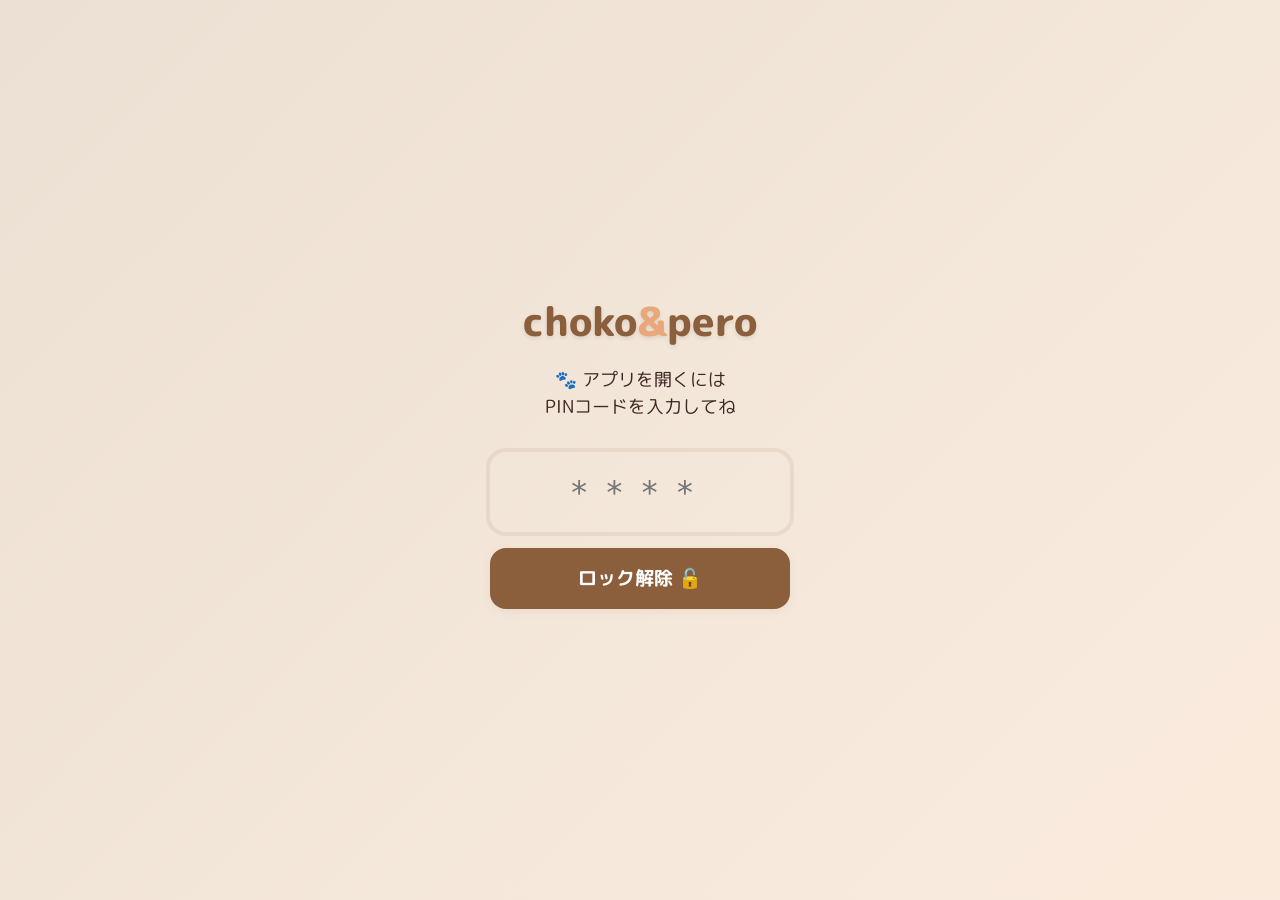
<file: index.html>
<!DOCTYPE html>
<html lang="ja">
<head>
  <meta charset="UTF-8">
  <meta name="viewport" content="width=device-width, initial-scale=1.0, viewport-fit=cover">
  <meta name="theme-color" content="#8B5E3C">
  <meta name="description" content="ちょこ＆ぺろの健康・散歩記録アプリ">
  <meta name="apple-mobile-web-app-capable" content="yes">
  <meta name="apple-mobile-web-app-status-bar-style" content="black-translucent">
  <meta name="apple-mobile-web-app-title" content="choko&pero">
  <meta http-equiv="Cache-Control" content="no-cache, no-store, must-revalidate">
  <meta http-equiv="Pragma" content="no-cache">
  <meta http-equiv="Expires" content="0">
  <title>choko＆pero — ペット健康・散歩記録</title>
  <link rel="manifest" href="manifest.json">
  <link rel="apple-touch-icon" href="assets/images/icon.png">

  <!-- CSS -->
  <link rel="stylesheet" href="css/layout.css">
  <link rel="stylesheet" href="css/components/header.css">
  <link rel="stylesheet" href="css/components/buttons.css">
  <link rel="stylesheet" href="css/components/calendar.css">
  <link rel="stylesheet" href="css/components/walk-log.css">
  <link rel="stylesheet" href="css/components/modal.css">
  <link rel="stylesheet" href="css/components/pin-auth.css">
  <link rel="stylesheet" href="css/components/loading.css">
</head>
<body>
  <div class="page" id="app">
    <!-- ヘッダー -->
    <div id="header-area"></div>

    <!-- メインスクロール -->
    <main class="main-scroll" id="main-scroll">
      <!-- アクションボタン -->
      <div id="action-area"></div>

      <!-- カレンダー -->
      <div id="calendar-area"></div>

      <!-- 散歩ログ -->
      <div id="walklog-area"></div>
    </main>
  </div>

  <script type="module" src="js/app.js"></script>
</body>
</html>
</file>
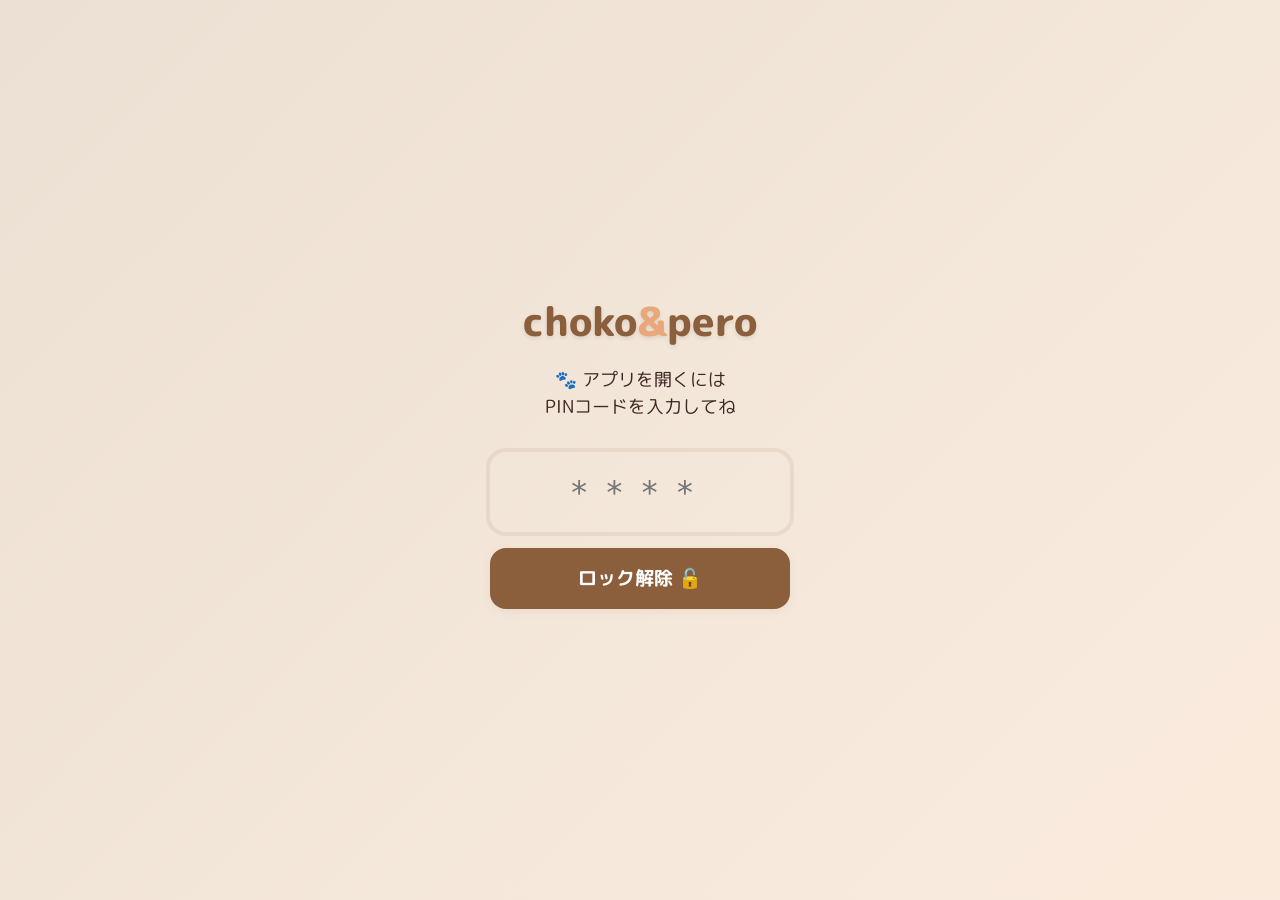
<file: js/core/index.html>
<!DOCTYPE html>
<html lang="ja">
<head>
  <meta charset="UTF-8">
  <meta name="viewport" content="width=device-width, initial-scale=1.0, viewport-fit=cover">
  <meta name="theme-color" content="#8B5E3C">
  <meta name="description" content="ちょこ＆ぺろの健康・散歩記録アプリ">
  <meta name="apple-mobile-web-app-capable" content="yes">
  <meta name="apple-mobile-web-app-status-bar-style" content="black-translucent">
  <meta name="apple-mobile-web-app-title" content="choko&pero">
  <title>choko＆pero — ペット健康・散歩記録</title>
  <link rel="manifest" href="manifest.json">
  <link rel="apple-touch-icon" href="assets/images/icon.png">

  <!-- CSS -->
  <link rel="stylesheet" href="css/layout.css">
  <link rel="stylesheet" href="css/components/header.css">
  <link rel="stylesheet" href="css/components/buttons.css">
  <link rel="stylesheet" href="css/components/calendar.css">
  <link rel="stylesheet" href="css/components/walk-log.css">
  <link rel="stylesheet" href="css/components/modal.css">
  <link rel="stylesheet" href="css/components/pin-auth.css">
  <link rel="stylesheet" href="css/components/loading.css">
</head>
<body>
  <div class="page" id="app">
    <!-- ヘッダー -->
    <div id="header-area"></div>

    <!-- メインスクロール -->
    <main class="main-scroll" id="main-scroll">
      <!-- アクションボタン -->
      <div id="action-area"></div>

      <!-- カレンダー -->
      <div id="calendar-area"></div>

      <!-- 散歩ログ -->
      <div id="walklog-area"></div>
    </main>
  </div>

  <script type="module" src="js/app.js"></script>
</body>
</html>
</file>
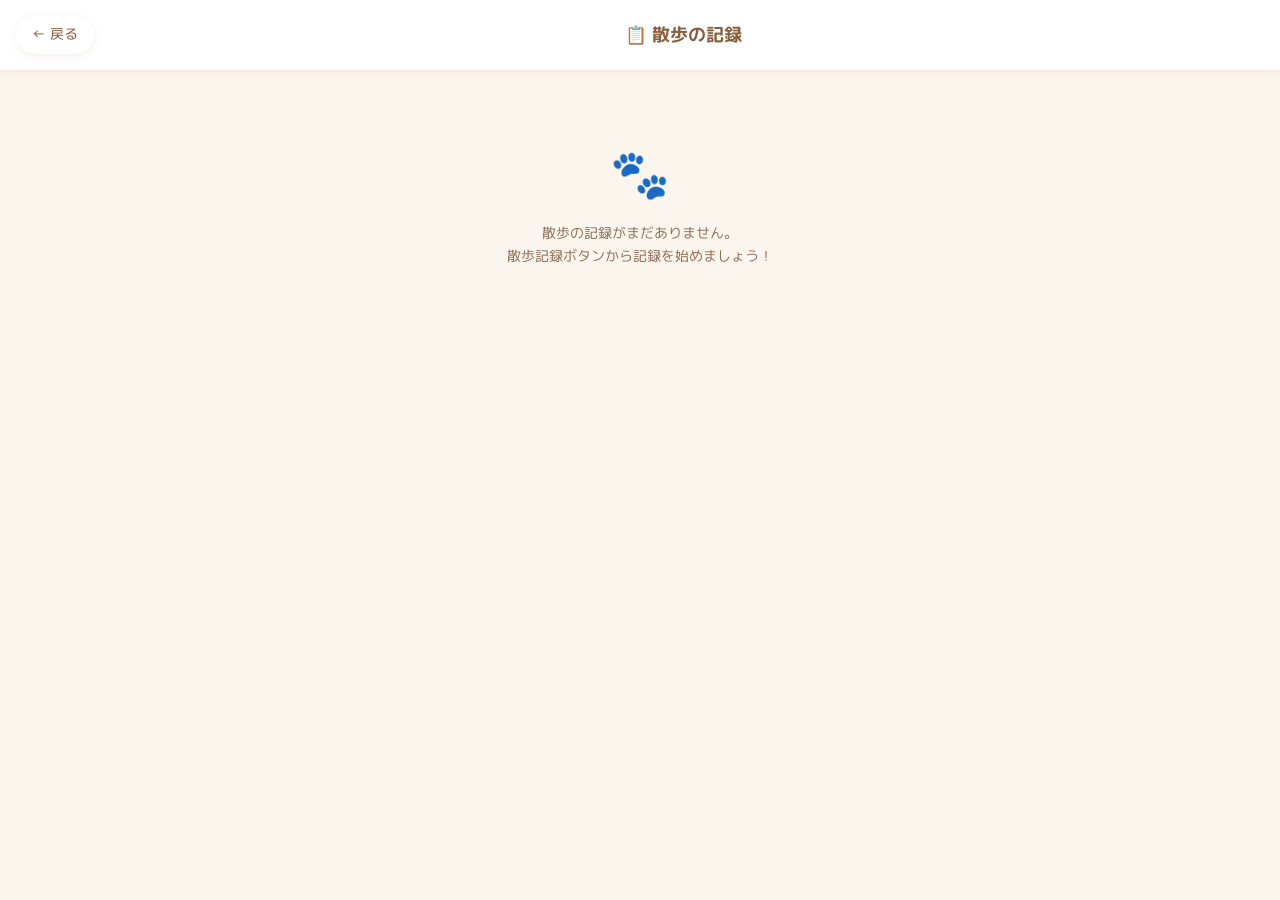
<file: walk-history.html>
<!DOCTYPE html>
<html lang="ja">
<head>
  <meta charset="UTF-8">
  <meta name="viewport" content="width=device-width, initial-scale=1.0, viewport-fit=cover">
  <meta name="theme-color" content="#8B5E3C">
  <meta name="description" content="散歩の記録一覧 — choko＆pero">
  <meta name="apple-mobile-web-app-capable" content="yes">
  <title>散歩の記録 — choko＆pero</title>
  <link rel="manifest" href="manifest.json">

  <!-- CSS -->
  <link rel="stylesheet" href="css/layout.css">
  <link rel="stylesheet" href="css/components/buttons.css">
  <link rel="stylesheet" href="css/components/walk-history.css">
</head>
<body>
  <div class="walk-history-page">

    <!-- トップバー -->
    <div class="walk-history-topbar">
      <button class="btn-back" id="btn-back" aria-label="ホームに戻る">
        &#8592; 戻る
      </button>
      <h2>📋 散歩の記録</h2>
    </div>

    <!-- 履歴リスト -->
    <main class="main-scroll">
      <div class="walk-history-list" id="walk-history-list" role="list">
        <!-- walk-history.js で描画 -->
      </div>
    </main>

  </div>

  <script type="module" src="js/walk-history.js"></script>
</body>
</html>
</file>
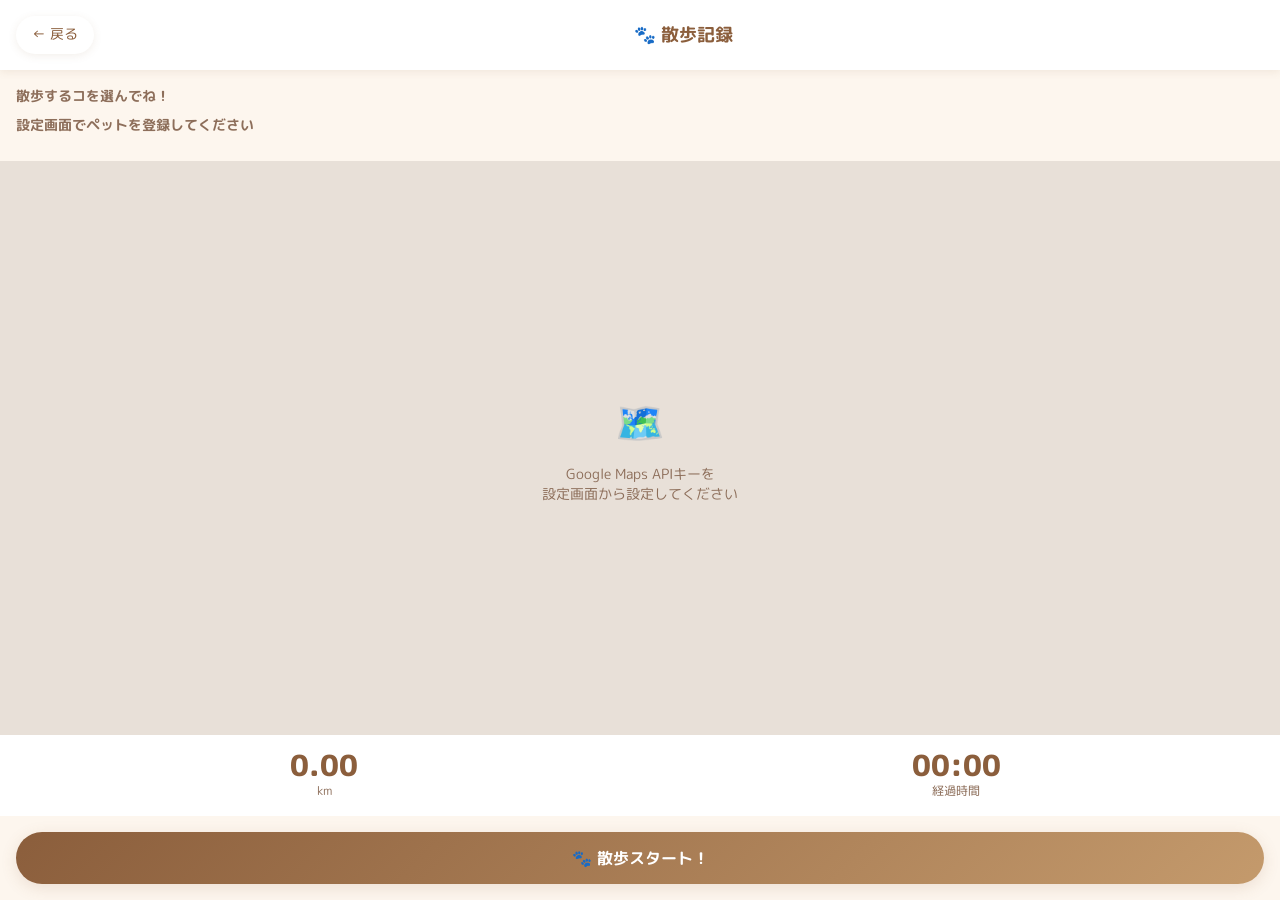
<file: walk-record.html>
<!DOCTYPE html>
<html lang="ja">
<head>
  <meta charset="UTF-8">
  <meta name="viewport" content="width=device-width, initial-scale=1.0, viewport-fit=cover">
  <meta name="theme-color" content="#8B5E3C">
  <meta name="description" content="散歩を記録する — choko＆pero">
  <meta name="apple-mobile-web-app-capable" content="yes">
  <title>散歩記録 — choko＆pero</title>
  <link rel="manifest" href="manifest.json">

  <!-- CSS -->
  <link rel="stylesheet" href="css/layout.css">
  <link rel="stylesheet" href="css/components/buttons.css">
  <link rel="stylesheet" href="css/components/walk-record.css">
</head>
<body>
  <div class="walk-record-page" id="walk-record-page">

    <!-- トップバー -->
    <div class="walk-record-topbar">
      <button class="btn-back" id="btn-back" aria-label="ホームに戻る">
        &#8592; 戻る
      </button>
      <h2>🐾 散歩記録</h2>
    </div>

    <!-- ペット選択 -->
    <div class="pet-select-area" id="pet-buttons-area">
      <p class="pet-select-label">散歩するコを選んでね！</p>
      <div class="pet-buttons" id="pet-buttons"></div>
    </div>

    <!-- Google Maps -->
    <div class="walk-map-container">
      <div id="walk-tracking-map"></div>
    </div>

    <!-- 距離・時間 -->
    <div class="walk-stats">
      <div class="walk-stat-item">
        <span class="walk-stat-value">
          <span id="stat-distance">0.00</span>
        </span>
        <span class="walk-stat-label">km</span>
      </div>
      <div class="walk-stat-item">
        <span class="walk-stat-value" id="stat-time">00:00</span>
        <span class="walk-stat-label">経過時間</span>
      </div>
    </div>

    <!-- 操作ボタン -->
    <div class="walk-controls">
      <button class="btn-primary btn-walk-start" id="btn-walk-start" aria-label="散歩を開始する">
        🐾 散歩スタート！
      </button>
      <button class="btn-primary btn-danger btn-walk-end" id="btn-walk-end" aria-label="散歩を終了して保存する">
        🏁 散歩おわり！
      </button>
    </div>

  </div>

  <script type="module" src="js/walk-record.js"></script>
</body>
</html>
</file>
<file: css/layout.css>
@import url('https://fonts.googleapis.com/css2?family=M+PLUS+Rounded+1c:wght@400;500;700;800&family=Noto+Sans+JP:wght@400;500;700&display=swap');
@import './reset.css';
@import './variables.css';

html, body {
  height: 100%;
  font-family: var(--font-main);
  background-color: var(--color-bg);
  color: var(--color-text);
  overflow-x: hidden;
}

body {
  display: flex;
  flex-direction: column;
  min-height: 100dvh;
}

.page {
  display: flex;
  flex-direction: column;
  min-height: 100dvh;
}

/* スクロールコンテナ */
.main-scroll {
  flex: 1;
  overflow-y: auto;
  -webkit-overflow-scrolling: touch;
}

/* セクション共通 */
.section {
  padding: var(--space-md);
}

/* カード */
.card {
  background: var(--color-surface);
  border-radius: var(--radius-md);
  box-shadow: var(--shadow-sm);
  padding: var(--space-md);
}

/* セクションタイトル */
.section-title {
  font-family: var(--font-pop);
  font-size: 1rem;
  font-weight: 700;
  color: var(--color-primary);
  margin-bottom: var(--space-sm);
  display: flex;
  align-items: center;
  gap: var(--space-xs);
}

/* トースト通知 */
.toast {
  position: fixed;
  bottom: 24px;
  left: 50%;
  transform: translateX(-50%) translateY(100px);
  background: var(--color-primary-dark);
  color: white;
  padding: 10px 24px;
  border-radius: var(--radius-full);
  font-family: var(--font-pop);
  font-size: 0.9rem;
  z-index: 9999;
  transition: transform 0.3s ease;
  white-space: nowrap;
  box-shadow: var(--shadow-md);
}
.toast.show { transform: translateX(-50%) translateY(0); }

/* ローディング */
.loading-spinner {
  display: flex;
  align-items: center;
  justify-content: center;
  padding: var(--space-xl);
}
.spinner {
  width: 40px; height: 40px;
  border: 4px solid var(--color-accent-soft);
  border-top-color: var(--color-primary);
  border-radius: 50%;
  animation: spin 0.8s linear infinite;
}
@keyframes spin { to { transform: rotate(360deg); } }
</file>
<file: css/components/header.css>
/* ─── ヘッダー ─── */
.app-header {
  position: relative;
  height: 220px;
  overflow: hidden;
  display: flex;
  align-items: flex-end;
}

.header-bg-wrapper {
  position: absolute;
  inset: 0;
  z-index: 0;
  animation: bgZoomOut 1.5s cubic-bezier(0.25, 1, 0.5, 1) forwards;
}

.header-bg {
  position: absolute;
  inset: 0;
  background-size: cover;
  background-position: center;
  background-repeat: no-repeat;
  opacity: 0;
  transition: opacity 1.5s ease-in-out;
}

.header-bg.active {
  opacity: 1;
}

@keyframes bgZoomOut {
  from { transform: scale(1.08); opacity: 0; }
  to { transform: scale(1); opacity: 1; }
}

.header-bg::after {
  content: '';
  position: absolute;
  inset: 0;
  background: linear-gradient(to bottom, rgba(0,0,0,0.05) 0%, rgba(62,39,35,0.45) 100%);
}

.header-content {
  position: relative;
  z-index: 1;
  width: 100%;
  display: flex;
  align-items: flex-end;
  justify-content: space-between;
  padding: var(--space-md);
}

.header-logo {
  display: flex;
  flex-direction: column;
  align-items: center;
  gap: 4px;
  /* ロゴのアニメーション（下からふわっと浮き上がる） */
  opacity: 0;
  animation: slideUpFade 0.8s cubic-bezier(0.25, 1, 0.5, 1) 0.3s forwards;
}
@keyframes slideUpFade {
  from { transform: translateY(20px); opacity: 0; }
  to { transform: translateY(0); opacity: 1; }
}

.header-icon {
  width: 80px;
  height: 80px;
  object-fit: contain;
  border-radius: var(--radius-md);
  filter: drop-shadow(0 2px 8px rgba(0,0,0,0.25));
}

.header-title {
  font-family: var(--font-pop);
  font-size: 1.5rem;
  font-weight: 800;
  color: #FFFFFF;
  text-shadow: 0 2px 8px rgba(0,0,0,0.4);
  letter-spacing: 0.05em;
}
.header-title span { color: var(--color-accent); }

.header-actions {
  display: flex;
  align-items: center;
  gap: var(--space-sm);
  align-self: flex-start;
  margin-top: var(--space-sm);
}

.btn-settings, .btn-refresh {
  width: 44px;
  height: 44px;
  border-radius: var(--radius-full);
  background: rgba(255,255,255,0.25);
  backdrop-filter: blur(8px);
  display: flex;
  align-items: center;
  justify-content: center;
  color: white;
  transition: background var(--transition), transform var(--transition);
  font-size: 1.2rem;
  /* アニメーション */
  opacity: 0;
  animation: slideLeftFade 0.8s cubic-bezier(0.25, 1, 0.5, 1) 0.5s forwards;
}

.btn-refresh {
  animation-delay: 0.4s;
}

.btn-settings:hover, .btn-settings:active,
.btn-refresh:hover, .btn-refresh:active {
  background: rgba(255,255,255,0.40);
  transform: rotate(30deg) scale(1.05);
}

@keyframes slideLeftFade {
  from { transform: translateX(20px); opacity: 0; }
  to { transform: translateX(0); opacity: 1; }
}

.app-version {
  position: absolute;
  top: 10px;
  right: 16px;
  font-family: var(--font-pop);
  font-size: 0.7rem;
  font-weight: 700;
  color: rgba(255, 255, 255, 0.45);
  text-shadow: 0 1px 4px rgba(0, 0, 0, 0.35);
  z-index: 10;
  pointer-events: none;
}
</file>
<file: css/components/buttons.css>
/* ─── アクションボタンエリア ─── */
.action-buttons {
  display: grid;
  grid-template-columns: 1fr 1fr;
  gap: var(--space-md);
  padding: var(--space-md);
}

.btn-action {
  display: flex;
  flex-direction: column;
  align-items: center;
  justify-content: center;
  gap: var(--space-xs);
  padding: var(--space-md) var(--space-sm);
  border-radius: var(--radius-md);
  font-family: var(--font-pop);
  font-size: 0.95rem;
  font-weight: 700;
  color: white;
  box-shadow: var(--shadow-md);
  transition: transform var(--transition), box-shadow var(--transition);
  min-height: 90px;
  position: relative;
  overflow: hidden;
}
.btn-action::before {
  content: '';
  position: absolute;
  inset: 0;
  background: rgba(255,255,255,0.15);
  opacity: 0;
  transition: opacity var(--transition);
}
.btn-action:active { transform: scale(0.96); box-shadow: var(--shadow-sm); }
.btn-action:hover::before { opacity: 1; }

.btn-health {
  background: linear-gradient(135deg, #E05C5C, #F08080);
}
.btn-walk {
  background: linear-gradient(135deg, #8B5E3C, #C49A6C);
}

.btn-icon { font-size: 1.8rem; line-height: 1; }
.btn-label { font-size: 0.875rem; line-height: 1.2; text-align: center; }

/* ─── 戻るボタン（散歩・履歴画面） ─── */
.btn-back {
  display: flex;
  align-items: center;
  gap: var(--space-xs);
  font-family: var(--font-pop);
  font-size: 0.9rem;
  color: var(--color-primary);
  padding: var(--space-sm) var(--space-md);
  border-radius: var(--radius-full);
  background: var(--color-surface);
  box-shadow: var(--shadow-sm);
  transition: background var(--transition);
}
.btn-back:active { background: var(--color-accent-soft); }

/* ─── 汎用ボタン ─── */
.btn-primary {
  display: flex;
  align-items: center;
  justify-content: center;
  gap: var(--space-sm);
  width: 100%;
  padding: 14px;
  border-radius: var(--radius-full);
  background: linear-gradient(135deg, var(--color-primary), var(--color-primary-light));
  color: white;
  font-family: var(--font-pop);
  font-size: 1rem;
  font-weight: 700;
  box-shadow: var(--shadow-md);
  transition: transform var(--transition), box-shadow var(--transition);
}
.btn-primary:active { transform: scale(0.97); box-shadow: var(--shadow-sm); }

.btn-danger {
  background: linear-gradient(135deg, #E05C5C, #F08080);
}

.btn-secondary {
  background: var(--color-surface);
  color: var(--color-primary);
  border: 2px solid var(--color-border);
  box-shadow: none;
}
</file>
<file: css/components/calendar.css>
/* ─── カレンダーセクション ─── */
.calendar-section {
  margin: 0 var(--space-md) var(--space-md);
  background: var(--color-surface);
  border-radius: var(--radius-lg);
  box-shadow: var(--shadow-md);
  overflow: hidden;
}

.calendar-header {
  display: flex;
  align-items: center;
  justify-content: space-between;
  padding: var(--space-md) var(--space-md) var(--space-sm);
  background: linear-gradient(135deg, var(--color-primary), var(--color-primary-light));
  gap: var(--space-sm);
}

.cal-nav-group {
  display: flex;
  align-items: center;
  gap: var(--space-md);
}

.cal-month-title {
  font-family: var(--font-pop);
  font-size: 1.1rem;
  font-weight: 700;
  color: white;
  text-shadow: 0 1px 4px rgba(0,0,0,0.2);
}

.cal-nav-btn {
  width: 36px; height: 36px;
  border-radius: var(--radius-full);
  background: rgba(255,255,255,0.25);
  color: white;
  font-size: 1.4rem;
  display: flex;
  align-items: center;
  justify-content: center;
  transition: background var(--transition), transform var(--transition);
  font-family: var(--font-pop);
  line-height: 1;
}
.cal-nav-btn:active { background: rgba(255,255,255,0.4); transform: scale(0.92); }

.cal-view-toggle {
  background: rgba(255,255,255,0.25);
  color: white;
  border: none;
  border-radius: var(--radius-sm);
  padding: 4px 8px;
  font-family: var(--font-pop);
  font-size: 0.8rem;
  font-weight: 700;
  cursor: pointer;
  transition: background var(--transition);
  white-space: nowrap;
}
.cal-view-toggle:active {
  background: rgba(255,255,255,0.4);
}

/* ─── グリッド ─── */
.calendar-grid {
  display: grid;
  grid-template-columns: repeat(7, 1fr);
  gap: 2px;
  padding: var(--space-sm);
  background: var(--color-border);
}

/* 曜日ヘッダー */
.cal-weekday {
  font-family: var(--font-pop);
  font-size: 0.72rem;
  font-weight: 700;
  color: var(--color-text-muted);
  text-align: center;
  padding: 6px 2px;
  background: var(--color-surface-warm);
}
.cal-weekday.cal-sun { color: var(--color-sun); }
.cal-weekday.cal-sat { color: var(--color-sat); }

/* 日付セル */
.cal-cell {
  background: var(--color-surface);
  min-height: 62px;
  display: flex;
  flex-direction: column;
  align-items: center;
  padding: 4px 2px;
  gap: 2px;
  cursor: pointer;
  transition: background var(--transition);
  position: relative;
}
.cal-cell:active { background: var(--color-accent-soft); }
.cal-cell--empty { background: var(--color-bg); cursor: default; }

/* 今日 */
.cal-cell--today .cal-day {
  background: var(--color-primary);
  color: white;
  border-radius: var(--radius-full);
  width: 24px; height: 24px;
  display: flex;
  align-items: center;
  justify-content: center;
}

/* 日付番号 */
.cal-day {
  font-family: var(--font-pop);
  font-size: 0.8rem;
  font-weight: 700;
  color: var(--color-text);
  width: 24px; height: 24px;
  display: flex;
  align-items: center;
  justify-content: center;
}

/* 体調マーク */
.cal-health-dot {
  width: 10px; height: 10px;
  border-radius: 50%;
  background: var(--color-health);
  box-shadow: 0 0 0 2px var(--color-health-soft);
  flex-shrink: 0;
}

/* 散歩距離 */
.cal-walk-dist {
  font-family: var(--font-pop);
  font-size: 0.6rem;
  font-weight: 700;
  color: var(--color-walk);
  line-height: 1;
  white-space: nowrap;
}

/* ─── 日付詳細ポップアップ ─── */
.day-detail-popup {
  position: fixed;
  inset: 0;
  z-index: 1000;
  display: flex;
  align-items: center;
  justify-content: center;
  padding: var(--space-md);
}
.popup-overlay {
  position: absolute;
  inset: 0;
  background: rgba(62, 39, 35, 0.5);
  backdrop-filter: blur(4px);
}
.popup-card {
  position: relative;
  background: var(--color-surface);
  border-radius: var(--radius-lg);
  box-shadow: var(--shadow-lg);
  width: 100%;
  max-width: 360px;
  max-height: 80vh;
  overflow-y: auto;
  animation: popupIn 0.25s ease;
}
@keyframes popupIn {
  from { opacity: 0; transform: scale(0.9) translateY(10px); }
  to   { opacity: 1; transform: scale(1) translateY(0); }
}
.popup-header {
  display: flex;
  align-items: center;
  justify-content: space-between;
  padding: var(--space-md);
  border-bottom: 1px solid var(--color-border);
}
.popup-header h3 {
  font-family: var(--font-pop);
  font-weight: 700;
  color: var(--color-primary);
  font-size: 1rem;
}
.popup-close {
  width: 32px; height: 32px;
  border-radius: var(--radius-full);
  background: var(--color-bg);
  color: var(--color-text-muted);
  font-size: 0.9rem;
  display: flex;
  align-items: center;
  justify-content: center;
  transition: background var(--transition);
}
.popup-close:active { background: var(--color-border); }
.popup-body { padding: var(--space-md); display: flex; flex-direction: column; gap: var(--space-md); }
.popup-section h4 {
  font-family: var(--font-pop);
  font-size: 0.9rem;
  font-weight: 700;
  margin-bottom: var(--space-sm);
  color: var(--color-text-muted);
}
.popup-record {
  background: var(--color-bg);
  border-radius: var(--radius-sm);
  padding: var(--space-sm) var(--space-md);
}
.popup-pet {
  font-family: var(--font-pop);
  font-weight: 700;
  color: var(--color-primary);
  font-size: 0.85rem;
  display: block;
  margin-bottom: 2px;
}
.popup-record p { font-size: 0.875rem; color: var(--color-text); }
.popup-photo { color: var(--color-text-muted); font-size: 0.8rem; }
.popup-photo a { color: var(--color-primary); text-decoration: underline; }

.popup-photo-preview {
  margin-top: var(--space-sm);
  border-radius: var(--radius-sm);
  overflow: hidden;
}
.popup-photo-preview a {
  display: block;
}
.popup-photo-img {
  width: 100%;
  max-height: 200px;
  object-fit: cover;
  border-radius: var(--radius-sm);
  display: block;
}

/* ─── カレンダー一覧表示（テーブル風） ─── */
.calendar-list-view {
  background: var(--color-surface-warm);
  padding: var(--space-sm);
  max-height: 400px;
  overflow-y: auto;
}

.cal-list-empty {
  text-align: center;
  padding: var(--space-xl) var(--space-md);
  color: var(--color-text-muted);
  font-family: var(--font-pop);
  font-size: 0.9rem;
}

.cal-list-table {
  width: 100%;
  border-collapse: separate;
  border-spacing: 0;
  font-family: var(--font-pop);
  font-size: 0.82rem;
}

.cal-list-table thead th {
  background: var(--color-primary-light);
  color: white;
  font-weight: 700;
  font-size: 0.78rem;
  padding: 6px 8px;
  text-align: left;
  position: sticky;
  top: 0;
  z-index: 1;
}
.cal-list-table thead th:first-child {
  border-radius: var(--radius-sm) 0 0 0;
  width: 50px;
  text-align: center;
}
.cal-list-table thead th:last-child {
  border-radius: 0 var(--radius-sm) 0 0;
}

.cal-list-table tbody tr {
  border-bottom: 1px solid var(--color-border);
}
.cal-list-table tbody tr:last-child {
  border-bottom: none;
}
.cal-list-table tbody tr:nth-child(even) {
  background: rgba(139, 94, 60, 0.04);
}

.cal-list-table td {
  padding: 8px;
  vertical-align: top;
  background: var(--color-surface);
  color: var(--color-text);
  line-height: 1.5;
}

.cal-tbl-date {
  text-align: center;
  font-weight: 700;
  color: var(--color-primary);
  white-space: nowrap;
  width: 50px;
}

.cal-tbl-pet {
  font-weight: 700;
  color: var(--color-primary);
  margin-right: 2px;
}

.cal-tbl-health {
  min-width: 80px;
}

.cal-tbl-walk {
  min-width: 80px;
}
</file>
<file: css/components/walk-log.css>
/* ─── 散歩ログエリア ─── */
.walk-log-section {
  margin: 0 var(--space-md) var(--space-xl);
}

.walk-map-wrapper {
  position: relative;
  width: 100%;
  height: 200px;
  border-radius: var(--radius-lg);
  overflow: hidden;
  box-shadow: var(--shadow-md);
  cursor: pointer;
  background: var(--color-surface-warm);
}
.walk-map-wrapper::after {
  content: '📋 散歩の記録をみる';
  position: absolute;
  bottom: 0; left: 0; right: 0;
  padding: 8px;
  background: linear-gradient(to top, rgba(62,39,35,0.75), transparent);
  color: white;
  font-family: var(--font-pop);
  font-size: 0.85rem;
  font-weight: 700;
  text-align: center;
  pointer-events: none;
}

#walk-log-map { width: 100%; height: 100%; }

/* Maps未設定時のプレースホルダー */
.walk-map-placeholder {
  display: flex;
  flex-direction: column;
  align-items: center;
  justify-content: center;
  height: 100%;
  gap: var(--space-sm);
  color: var(--color-text-muted);
}
.walk-map-placeholder .placeholder-icon { font-size: 2.5rem; }
.walk-map-placeholder p {
  font-family: var(--font-pop);
  font-size: 0.85rem;
  text-align: center;
  line-height: 1.5;
}

/* 直近の散歩リスト（簡易） */
.walk-recent-list {
  margin-top: var(--space-sm);
  display: flex;
  flex-direction: column;
  gap: var(--space-xs);
}
.walk-recent-item {
  display: flex;
  align-items: center;
  gap: var(--space-sm);
  background: var(--color-surface);
  border-radius: var(--radius-sm);
  padding: var(--space-sm) var(--space-md);
  box-shadow: var(--shadow-sm);
}
.walk-recent-date {
  font-family: var(--font-pop);
  font-size: 0.8rem;
  color: var(--color-text-muted);
  min-width: 72px;
}
.walk-recent-pets {
  font-family: var(--font-pop);
  font-size: 0.85rem;
  color: var(--color-text);
  font-weight: 500;
  flex: 1;
}
.walk-recent-dist {
  font-family: var(--font-pop);
  font-size: 0.9rem;
  font-weight: 700;
  color: var(--color-walk);
}
</file>
<file: css/components/modal.css>
/* ─── モーダル共通 ─── */
.modal-overlay {
  position: fixed;
  inset: 0;
  background: rgba(62, 39, 35, 0.55);
  backdrop-filter: blur(4px);
  z-index: 500;
  display: flex;
  align-items: flex-end;
  justify-content: center;
  animation: overlayIn 0.2s ease;
}
@keyframes overlayIn {
  from { opacity: 0; }
  to   { opacity: 1; }
}

.modal-sheet {
  background: var(--color-surface);
  border-radius: var(--radius-lg) var(--radius-lg) 0 0;
  width: 100%;
  max-width: 480px;
  max-height: 92dvh;
  overflow-y: auto;
  animation: sheetUp 0.3s cubic-bezier(0.34, 1.2, 0.64, 1);
  padding-bottom: env(safe-area-inset-bottom, 16px);
}
@keyframes sheetUp {
  from { transform: translateY(100%); }
  to   { transform: translateY(0); }
}

.modal-handle {
  width: 40px; height: 4px;
  background: var(--color-border);
  border-radius: var(--radius-full);
  margin: 12px auto 0;
}

.modal-header {
  display: flex;
  align-items: center;
  justify-content: space-between;
  padding: var(--space-md) var(--space-md) var(--space-sm);
  border-bottom: 1px solid var(--color-border);
}
.modal-title {
  font-family: var(--font-pop);
  font-size: 1.1rem;
  font-weight: 700;
  color: var(--color-primary);
}
.modal-close {
  width: 36px; height: 36px;
  border-radius: var(--radius-full);
  background: var(--color-bg);
  color: var(--color-text-muted);
  display: flex;
  align-items: center;
  justify-content: center;
  font-size: 1rem;
  transition: background var(--transition);
}
.modal-close:active { background: var(--color-border); }

.modal-body {
  padding: var(--space-md);
  display: flex;
  flex-direction: column;
  gap: var(--space-md);
}

/* ─── フォーム ─── */
.form-group {
  display: flex;
  flex-direction: column;
  gap: var(--space-xs);
}
.form-label {
  font-family: var(--font-pop);
  font-size: 0.85rem;
  font-weight: 700;
  color: var(--color-text-muted);
}
.form-input, .form-textarea, .form-select {
  width: 100%;
  padding: 10px 14px;
  border: 2px solid var(--color-border);
  border-radius: var(--radius-sm);
  background: var(--color-surface-warm);
  color: var(--color-text);
  font-family: var(--font-main);
  font-size: 0.95rem;
  transition: border-color var(--transition);
  outline: none;
}
.form-input:focus, .form-textarea:focus, .form-select:focus {
  border-color: var(--color-primary-light);
}
.form-textarea { resize: vertical; min-height: 80px; }

/* ペット選択（モーダル内） */
.pet-select-chips {
  display: flex;
  gap: var(--space-sm);
  flex-wrap: wrap;
}
.chip {
  padding: 6px 16px;
  border-radius: var(--radius-full);
  font-family: var(--font-pop);
  font-size: 0.85rem;
  font-weight: 700;
  border: 2px solid var(--color-border);
  background: var(--color-surface);
  color: var(--color-text-muted);
  cursor: pointer;
  transition: all var(--transition);
}
.chip.active {
  border-color: var(--color-primary);
  background: var(--color-primary);
  color: white;
}

/* ─── 設定モーダル固有（タブUI） ─── */
.settings-tabs {
  display: flex;
  gap: var(--space-xs);
  border-bottom: 2px solid var(--color-border);
  margin-bottom: var(--space-md);
  padding: 0 var(--space-xs);
}
.settings-tab {
  flex: 1;
  padding: 10px 0;
  background: transparent;
  border: none;
  border-bottom: 3px solid transparent;
  color: var(--color-text-muted);
  font-family: var(--font-pop);
  font-size: 0.95rem;
  font-weight: 700;
  cursor: pointer;
  transition: all var(--transition);
  margin-bottom: -2px;
}
.settings-tab.active {
  color: var(--color-primary);
  border-bottom-color: var(--color-primary);
}
.tab-content {
  display: none;
  animation: overlayIn 0.2s ease;
}
.tab-content.active {
  display: flex;
  flex-direction: column;
  gap: var(--space-md);
}

.settings-section {
  background: var(--color-surface);
  border: none;
  padding: 0;
}

.settings-section-title {
  font-family: var(--font-pop);
  font-size: 0.9rem;
  font-weight: 700;
  color: var(--color-primary);
  margin-bottom: var(--space-sm);
  display: flex;
  align-items: center;
  gap: var(--space-xs);
}

/* ペットカード（設定内） */
.pet-card {
  background: var(--color-surface-warm);
  border: 2px solid var(--color-border);
  border-radius: var(--radius-md);
  padding: var(--space-md);
  display: flex;
  flex-direction: column;
  gap: var(--space-sm);
  margin-bottom: var(--space-sm);
}
.pet-card-row {
  display: grid;
  grid-template-columns: 1fr 1fr;
  gap: var(--space-sm);
}
.btn-remove-pet {
  align-self: flex-end;
  padding: 6px 14px;
  border-radius: var(--radius-full);
  background: var(--color-health-soft);
  color: var(--color-health);
  font-family: var(--font-pop);
  font-size: 0.8rem;
  font-weight: 700;
  border: 1px solid var(--color-health);
  transition: all var(--transition);
}
.btn-remove-pet:active { background: var(--color-health); color: white; }

.btn-add-pet {
  display: flex;
  align-items: center;
  justify-content: center;
  gap: var(--space-xs);
  padding: 10px;
  border-radius: var(--radius-md);
  border: 2px dashed var(--color-primary-light);
  background: transparent;
  color: var(--color-primary);
  font-family: var(--font-pop);
  font-size: 0.9rem;
  font-weight: 700;
  transition: all var(--transition);
  width: 100%;
}
.btn-add-pet:active { background: var(--color-accent-soft); }

/* 写真プレビュー */
.photo-preview {
  width: 100%;
  height: 160px;
  border-radius: var(--radius-md);
  background: var(--color-bg);
  border: 2px dashed var(--color-border);
  display: flex;
  align-items: center;
  justify-content: center;
  overflow: hidden;
  cursor: pointer;
  transition: border-color var(--transition);
}
.photo-preview img { width: 100%; height: 100%; object-fit: cover; }
.photo-preview:not(:has(img)) .photo-preview-hint {
  display: flex;
  flex-direction: column;
  align-items: center;
  gap: var(--space-xs);
  color: var(--color-text-muted);
  font-family: var(--font-pop);
  font-size: 0.85rem;
}
.photo-preview-hint .hint-icon { font-size: 2rem; }

/* ─── 動的入力フィールド・ラジオボタン・ドラム ─── */
.hidden-field {
  display: none !important;
}

.radio-group {
  display: flex;
  gap: var(--space-md);
  margin-top: 4px;
}
.radio-label {
  display: flex;
  align-items: center;
  gap: 6px;
  font-family: var(--font-main);
  font-size: 0.95rem;
  color: var(--color-text);
  cursor: pointer;
}
.radio-label input[type="radio"] {
  width: 18px;
  height: 18px;
  accent-color: var(--color-primary);
  cursor: pointer;
}

.date-drum-group {
  display: flex;
  gap: var(--space-xs);
  align-items: center;
}
.date-drum-group select {
  flex: 1;
  padding: 10px 8px;
  border: 2px solid var(--color-border);
  border-radius: var(--radius-sm);
  background: var(--color-surface-warm);
  font-family: var(--font-main);
  font-size: 0.95rem;
  color: var(--color-text);
  outline: none;
  text-align: center;
  appearance: none;
  background-image: url("data:image/svg+xml;charset=UTF-8,%3csvg xmlns='http://www.w3.org/2000/svg' viewBox='0 0 24 24' fill='none' stroke='%238B5E3C' stroke-width='2' stroke-linecap='round' stroke-linejoin='round'%3e%3cpolyline points='6 9 12 15 18 9'%3e%3c/polyline%3e%3c/svg%3e");
  background-repeat: no-repeat;
  background-position: right 8px center;
  background-size: 14px;
  padding-right: 24px;
}
.date-drum-group select:focus {
  border-color: var(--color-primary-light);
}
.date-drum-label {
  font-size: 0.85rem;
  color: var(--color-text-muted);
  font-weight: 700;
}

/* ─── 写真選択アクションシート ─── */
.photo-action-sheet-overlay {
  position: fixed;
  inset: 0;
  background: rgba(62, 39, 35, 0.45);
  backdrop-filter: blur(4px);
  z-index: 600;
  display: flex;
  align-items: flex-end;
  justify-content: center;
  animation: overlayIn 0.2s ease;
}
.photo-action-sheet-card {
  background: var(--color-surface);
  border-radius: var(--radius-lg) var(--radius-lg) 0 0;
  width: 100%;
  max-width: 480px;
  padding: var(--space-md) var(--space-md) calc(var(--space-md) + env(safe-area-inset-bottom, 16px));
  display: flex;
  flex-direction: column;
  gap: var(--space-sm);
  animation: sheetUp 0.25s cubic-bezier(0.34, 1.2, 0.64, 1);
  box-sizing: border-box;
}
.photo-action-sheet-header {
  font-family: var(--font-pop);
  font-size: 0.95rem;
  font-weight: 700;
  color: var(--color-text-muted);
  text-align: center;
  margin-bottom: var(--space-xs);
}
.action-sheet-btn {
  width: 100%;
  padding: 14px;
  border: 2px solid var(--color-border);
  border-radius: var(--radius-md);
  background: var(--color-surface-warm);
  color: var(--color-text);
  font-family: var(--font-pop);
  font-size: 1rem;
  font-weight: 700;
  cursor: pointer;
  transition: all var(--transition);
  display: flex;
  align-items: center;
  justify-content: center;
  gap: 8px;
  box-sizing: border-box;
}
.action-sheet-btn:active {
  background: var(--color-border);
  transform: scale(0.98);
}
.action-sheet-btn--cancel {
  background: var(--color-bg);
  color: var(--color-text-muted);
  border: 2px solid transparent;
  margin-top: var(--space-xs);
}
</file>
<file: css/components/pin-auth.css>
/* ─── PINコード認証画面 ─── */
.pin-auth-overlay {
  position: fixed;
  inset: 0;
  background: var(--bg-body);
  z-index: 9999;
  display: flex;
  flex-direction: column;
  align-items: center;
  justify-content: center;
  padding: var(--space-lg);
  text-align: center;
}

.pin-auth-overlay::before {
  content: '';
  position: absolute;
  inset: 0;
  background: linear-gradient(135deg, #8B5E3C 0%, #C49A6C 60%, #E8A87C 100%);
  opacity: 0.15;
  z-index: -1;
}

.pin-logo {
  font-family: var(--font-pop);
  font-size: 2.5rem;
  font-weight: 800;
  color: var(--color-primary);
  margin-bottom: var(--space-md);
  text-shadow: 0 2px 4px rgba(0,0,0,0.1);
}

.pin-logo span {
  color: var(--color-accent);
}

.pin-message {
  font-family: var(--font-pop);
  font-size: 1.1rem;
  color: var(--color-text);
  margin-bottom: var(--space-xl);
}

.pin-input-group {
  display: flex;
  flex-direction: column;
  align-items: center;
  gap: var(--space-md);
  width: 100%;
  max-width: 300px;
}

.pin-input {
  width: 100%;
  text-align: center;
  font-size: 2rem;
  letter-spacing: 0.5em;
  padding: var(--space-md);
  border: 2px solid var(--border-color);
  border-radius: var(--radius-md);
  background: var(--bg-card);
  color: var(--color-text);
  font-family: monospace;
  transition: border-color var(--transition);
}

.pin-input:focus {
  outline: none;
  border-color: var(--color-primary);
  box-shadow: 0 0 0 4px rgba(139, 94, 60, 0.1);
}

.pin-input.error {
  border-color: var(--color-accent);
  animation: shake 0.4s cubic-bezier(.36,.07,.19,.97) both;
}

.pin-btn {
  width: 100%;
  padding: var(--space-md);
  background: var(--color-primary);
  color: #fff;
  border: none;
  border-radius: var(--radius-md);
  font-size: 1.2rem;
  font-weight: 700;
  font-family: var(--font-pop);
  cursor: pointer;
  box-shadow: var(--shadow-sm);
  transition: transform var(--transition), box-shadow var(--transition);
}

.pin-btn:active {
  transform: translateY(2px);
  box-shadow: none;
}

@keyframes shake {
  10%, 90% { transform: translate3d(-2px, 0, 0); }
  20%, 80% { transform: translate3d(4px, 0, 0); }
  30%, 50%, 70% { transform: translate3d(-8px, 0, 0); }
  40%, 60% { transform: translate3d(8px, 0, 0); }
}
</file>
<file: css/components/loading.css>
/* ─── ローディング画面（くるくるアニメーション） ─── */
.loading-overlay {
  position: fixed;
  inset: 0;
  background: rgba(245, 237, 227, 0.9); /* var(--bg-body) に少し透明度をかけたもの */
  backdrop-filter: blur(4px);
  z-index: 9999;
  display: flex;
  flex-direction: column;
  align-items: center;
  justify-content: center;
  opacity: 0;
  visibility: hidden;
  transition: opacity 0.3s ease, visibility 0.3s ease;
}

.loading-overlay.show {
  opacity: 1;
  visibility: visible;
}

.loading-spinner-container {
  position: relative;
  width: 80px;
  height: 80px;
  display: flex;
  align-items: center;
  justify-content: center;
  margin-bottom: var(--space-md);
}

.loading-spinner {
  position: absolute;
  inset: 0;
  border: 4px solid var(--color-surface-warm);
  border-top-color: var(--color-primary);
  border-radius: 50%;
  animation: spin 1s linear infinite;
}

.loading-icon {
  font-size: 1.8rem;
  /* アイコンが一緒に回らないようにするが、少し弾むアニメーションを追加 */
  animation: bounce 1.5s ease-in-out infinite;
}

.loading-text {
  font-family: var(--font-pop);
  font-size: 1.2rem;
  font-weight: 700;
  color: var(--color-primary);
  letter-spacing: 0.1em;
  /* ... の部分をアニメーションさせるための工夫 */
  display: flex;
  align-items: center;
  gap: 2px;
}

.loading-dots span {
  animation: dotFlash 1.4s infinite both;
}
.loading-dots span:nth-child(1) { animation-delay: 0s; }
.loading-dots span:nth-child(2) { animation-delay: 0.2s; }
.loading-dots span:nth-child(3) { animation-delay: 0.4s; }

@keyframes spin {
  to { transform: rotate(360deg); }
}

@keyframes bounce {
  0%, 100% { transform: translateY(0); }
  50% { transform: translateY(-5px); }
}

@keyframes dotFlash {
  0% { opacity: 0.2; }
  20% { opacity: 1; }
  100% { opacity: 0.2; }
}
</file>
<file: js/core/css/layout.css>
@import url('https://fonts.googleapis.com/css2?family=M+PLUS+Rounded+1c:wght@400;500;700;800&family=Noto+Sans+JP:wght@400;500;700&display=swap');
@import './reset.css';
@import './variables.css';

html, body {
  height: 100%;
  font-family: var(--font-main);
  background-color: var(--color-bg);
  color: var(--color-text);
  overflow-x: hidden;
}

body {
  display: flex;
  flex-direction: column;
  min-height: 100dvh;
}

.page {
  display: flex;
  flex-direction: column;
  min-height: 100dvh;
}

/* スクロールコンテナ */
.main-scroll {
  flex: 1;
  overflow-y: auto;
  -webkit-overflow-scrolling: touch;
}

/* セクション共通 */
.section {
  padding: var(--space-md);
}

/* カード */
.card {
  background: var(--color-surface);
  border-radius: var(--radius-md);
  box-shadow: var(--shadow-sm);
  padding: var(--space-md);
}

/* セクションタイトル */
.section-title {
  font-family: var(--font-pop);
  font-size: 1rem;
  font-weight: 700;
  color: var(--color-primary);
  margin-bottom: var(--space-sm);
  display: flex;
  align-items: center;
  gap: var(--space-xs);
}

/* トースト通知 */
.toast {
  position: fixed;
  bottom: 24px;
  left: 50%;
  transform: translateX(-50%) translateY(100px);
  background: var(--color-primary-dark);
  color: white;
  padding: 10px 24px;
  border-radius: var(--radius-full);
  font-family: var(--font-pop);
  font-size: 0.9rem;
  z-index: 9999;
  transition: transform 0.3s ease;
  white-space: nowrap;
  box-shadow: var(--shadow-md);
}
.toast.show { transform: translateX(-50%) translateY(0); }

/* ローディング */
.loading-spinner {
  display: flex;
  align-items: center;
  justify-content: center;
  padding: var(--space-xl);
}
.spinner {
  width: 40px; height: 40px;
  border: 4px solid var(--color-accent-soft);
  border-top-color: var(--color-primary);
  border-radius: 50%;
  animation: spin 0.8s linear infinite;
}
@keyframes spin { to { transform: rotate(360deg); } }
</file>
<file: js/core/css/components/header.css>
/* ─── ヘッダー ─── */
.app-header {
  position: relative;
  height: 220px;
  overflow: hidden;
  display: flex;
  align-items: flex-end;
}

.header-bg-wrapper {
  position: absolute;
  inset: 0;
  z-index: 0;
  animation: bgZoomOut 1.5s cubic-bezier(0.25, 1, 0.5, 1) forwards;
}

.header-bg {
  position: absolute;
  inset: 0;
  background-size: cover;
  background-position: center;
  background-repeat: no-repeat;
  opacity: 0;
  transition: opacity 1.5s ease-in-out;
}

.header-bg.active {
  opacity: 1;
}

@keyframes bgZoomOut {
  from { transform: scale(1.08); opacity: 0; }
  to { transform: scale(1); opacity: 1; }
}

.header-bg::after {
  content: '';
  position: absolute;
  inset: 0;
  background: linear-gradient(to bottom, rgba(0,0,0,0.05) 0%, rgba(62,39,35,0.45) 100%);
}

.header-content {
  position: relative;
  z-index: 1;
  width: 100%;
  display: flex;
  align-items: flex-end;
  justify-content: space-between;
  padding: var(--space-md);
}

.header-logo {
  display: flex;
  flex-direction: column;
  align-items: center;
  gap: 4px;
  /* ロゴのアニメーション（下からふわっと浮き上がる） */
  opacity: 0;
  animation: slideUpFade 0.8s cubic-bezier(0.25, 1, 0.5, 1) 0.3s forwards;
}
@keyframes slideUpFade {
  from { transform: translateY(20px); opacity: 0; }
  to { transform: translateY(0); opacity: 1; }
}

.header-icon {
  width: 80px;
  height: 80px;
  object-fit: contain;
  border-radius: var(--radius-md);
  filter: drop-shadow(0 2px 8px rgba(0,0,0,0.25));
}

.header-title {
  font-family: var(--font-pop);
  font-size: 1.5rem;
  font-weight: 800;
  color: #FFFFFF;
  text-shadow: 0 2px 8px rgba(0,0,0,0.4);
  letter-spacing: 0.05em;
}
.header-title span { color: var(--color-accent); }

.header-actions {
  display: flex;
  align-items: center;
  gap: var(--space-sm);
  align-self: flex-start;
  margin-top: var(--space-sm);
}

.btn-settings, .btn-refresh {
  width: 44px;
  height: 44px;
  border-radius: var(--radius-full);
  background: rgba(255,255,255,0.25);
  backdrop-filter: blur(8px);
  display: flex;
  align-items: center;
  justify-content: center;
  color: white;
  transition: background var(--transition), transform var(--transition);
  font-size: 1.2rem;
  /* アニメーション */
  opacity: 0;
  animation: slideLeftFade 0.8s cubic-bezier(0.25, 1, 0.5, 1) 0.5s forwards;
}

.btn-refresh {
  animation-delay: 0.4s;
}

.btn-settings:hover, .btn-settings:active,
.btn-refresh:hover, .btn-refresh:active {
  background: rgba(255,255,255,0.40);
  transform: rotate(30deg) scale(1.05);
}

@keyframes slideLeftFade {
  from { transform: translateX(20px); opacity: 0; }
  to { transform: translateX(0); opacity: 1; }
}
</file>
<file: js/core/css/components/buttons.css>
/* ─── アクションボタンエリア ─── */
.action-buttons {
  display: grid;
  grid-template-columns: 1fr 1fr;
  gap: var(--space-md);
  padding: var(--space-md);
}

.btn-action {
  display: flex;
  flex-direction: column;
  align-items: center;
  justify-content: center;
  gap: var(--space-xs);
  padding: var(--space-md) var(--space-sm);
  border-radius: var(--radius-md);
  font-family: var(--font-pop);
  font-size: 0.95rem;
  font-weight: 700;
  color: white;
  box-shadow: var(--shadow-md);
  transition: transform var(--transition), box-shadow var(--transition);
  min-height: 90px;
  position: relative;
  overflow: hidden;
}
.btn-action::before {
  content: '';
  position: absolute;
  inset: 0;
  background: rgba(255,255,255,0.15);
  opacity: 0;
  transition: opacity var(--transition);
}
.btn-action:active { transform: scale(0.96); box-shadow: var(--shadow-sm); }
.btn-action:hover::before { opacity: 1; }

.btn-health {
  background: linear-gradient(135deg, #E05C5C, #F08080);
}
.btn-walk {
  background: linear-gradient(135deg, #8B5E3C, #C49A6C);
}

.btn-icon { font-size: 1.8rem; line-height: 1; }
.btn-label { font-size: 0.875rem; line-height: 1.2; text-align: center; }

/* ─── 戻るボタン（散歩・履歴画面） ─── */
.btn-back {
  display: flex;
  align-items: center;
  gap: var(--space-xs);
  font-family: var(--font-pop);
  font-size: 0.9rem;
  color: var(--color-primary);
  padding: var(--space-sm) var(--space-md);
  border-radius: var(--radius-full);
  background: var(--color-surface);
  box-shadow: var(--shadow-sm);
  transition: background var(--transition);
}
.btn-back:active { background: var(--color-accent-soft); }

/* ─── 汎用ボタン ─── */
.btn-primary {
  display: flex;
  align-items: center;
  justify-content: center;
  gap: var(--space-sm);
  width: 100%;
  padding: 14px;
  border-radius: var(--radius-full);
  background: linear-gradient(135deg, var(--color-primary), var(--color-primary-light));
  color: white;
  font-family: var(--font-pop);
  font-size: 1rem;
  font-weight: 700;
  box-shadow: var(--shadow-md);
  transition: transform var(--transition), box-shadow var(--transition);
}
.btn-primary:active { transform: scale(0.97); box-shadow: var(--shadow-sm); }

.btn-danger {
  background: linear-gradient(135deg, #E05C5C, #F08080);
}

.btn-secondary {
  background: var(--color-surface);
  color: var(--color-primary);
  border: 2px solid var(--color-border);
  box-shadow: none;
}
</file>
<file: js/core/css/components/calendar.css>
/* ─── カレンダーセクション ─── */
.calendar-section {
  margin: 0 var(--space-md) var(--space-md);
  background: var(--color-surface);
  border-radius: var(--radius-lg);
  box-shadow: var(--shadow-md);
  overflow: hidden;
}

.calendar-header {
  display: flex;
  align-items: center;
  justify-content: space-between;
  padding: var(--space-md) var(--space-md) var(--space-sm);
  background: linear-gradient(135deg, var(--color-primary), var(--color-primary-light));
  gap: var(--space-sm);
}

.cal-nav-group {
  display: flex;
  align-items: center;
  gap: var(--space-md);
}

.cal-month-title {
  font-family: var(--font-pop);
  font-size: 1.1rem;
  font-weight: 700;
  color: white;
  text-shadow: 0 1px 4px rgba(0,0,0,0.2);
}

.cal-nav-btn {
  width: 36px; height: 36px;
  border-radius: var(--radius-full);
  background: rgba(255,255,255,0.25);
  color: white;
  font-size: 1.4rem;
  display: flex;
  align-items: center;
  justify-content: center;
  transition: background var(--transition), transform var(--transition);
  font-family: var(--font-pop);
  line-height: 1;
}
.cal-nav-btn:active { background: rgba(255,255,255,0.4); transform: scale(0.92); }

.cal-view-toggle {
  background: rgba(255,255,255,0.25);
  color: white;
  border: none;
  border-radius: var(--radius-sm);
  padding: 4px 8px;
  font-family: var(--font-pop);
  font-size: 0.8rem;
  font-weight: 700;
  cursor: pointer;
  transition: background var(--transition);
  white-space: nowrap;
}
.cal-view-toggle:active {
  background: rgba(255,255,255,0.4);
}

/* ─── グリッド ─── */
.calendar-grid {
  display: grid;
  grid-template-columns: repeat(7, 1fr);
  gap: 2px;
  padding: var(--space-sm);
  background: var(--color-border);
}

/* 曜日ヘッダー */
.cal-weekday {
  font-family: var(--font-pop);
  font-size: 0.72rem;
  font-weight: 700;
  color: var(--color-text-muted);
  text-align: center;
  padding: 6px 2px;
  background: var(--color-surface-warm);
}
.cal-weekday.cal-sun { color: var(--color-sun); }
.cal-weekday.cal-sat { color: var(--color-sat); }

/* 日付セル */
.cal-cell {
  background: var(--color-surface);
  min-height: 62px;
  display: flex;
  flex-direction: column;
  align-items: center;
  padding: 4px 2px;
  gap: 2px;
  cursor: pointer;
  transition: background var(--transition);
  position: relative;
}
.cal-cell:active { background: var(--color-accent-soft); }
.cal-cell--empty { background: var(--color-bg); cursor: default; }

/* 今日 */
.cal-cell--today .cal-day {
  background: var(--color-primary);
  color: white;
  border-radius: var(--radius-full);
  width: 24px; height: 24px;
  display: flex;
  align-items: center;
  justify-content: center;
}

/* 日付番号 */
.cal-day {
  font-family: var(--font-pop);
  font-size: 0.8rem;
  font-weight: 700;
  color: var(--color-text);
  width: 24px; height: 24px;
  display: flex;
  align-items: center;
  justify-content: center;
}

/* 体調マーク */
.cal-health-dot {
  width: 10px; height: 10px;
  border-radius: 50%;
  background: var(--color-health);
  box-shadow: 0 0 0 2px var(--color-health-soft);
  flex-shrink: 0;
}

/* 散歩距離 */
.cal-walk-dist {
  font-family: var(--font-pop);
  font-size: 0.6rem;
  font-weight: 700;
  color: var(--color-walk);
  line-height: 1;
  white-space: nowrap;
}

/* ─── 日付詳細ポップアップ ─── */
.day-detail-popup {
  position: fixed;
  inset: 0;
  z-index: 1000;
  display: flex;
  align-items: center;
  justify-content: center;
  padding: var(--space-md);
}
.popup-overlay {
  position: absolute;
  inset: 0;
  background: rgba(62, 39, 35, 0.5);
  backdrop-filter: blur(4px);
}
.popup-card {
  position: relative;
  background: var(--color-surface);
  border-radius: var(--radius-lg);
  box-shadow: var(--shadow-lg);
  width: 100%;
  max-width: 360px;
  max-height: 80vh;
  overflow-y: auto;
  animation: popupIn 0.25s ease;
}
@keyframes popupIn {
  from { opacity: 0; transform: scale(0.9) translateY(10px); }
  to   { opacity: 1; transform: scale(1) translateY(0); }
}
.popup-header {
  display: flex;
  align-items: center;
  justify-content: space-between;
  padding: var(--space-md);
  border-bottom: 1px solid var(--color-border);
}
.popup-header h3 {
  font-family: var(--font-pop);
  font-weight: 700;
  color: var(--color-primary);
  font-size: 1rem;
}
.popup-close {
  width: 32px; height: 32px;
  border-radius: var(--radius-full);
  background: var(--color-bg);
  color: var(--color-text-muted);
  font-size: 0.9rem;
  display: flex;
  align-items: center;
  justify-content: center;
  transition: background var(--transition);
}
.popup-close:active { background: var(--color-border); }
.popup-body { padding: var(--space-md); display: flex; flex-direction: column; gap: var(--space-md); }
.popup-section h4 {
  font-family: var(--font-pop);
  font-size: 0.9rem;
  font-weight: 700;
  margin-bottom: var(--space-sm);
  color: var(--color-text-muted);
}
.popup-record {
  background: var(--color-bg);
  border-radius: var(--radius-sm);
  padding: var(--space-sm) var(--space-md);
}
.popup-pet {
  font-family: var(--font-pop);
  font-weight: 700;
  color: var(--color-primary);
  font-size: 0.85rem;
  display: block;
  margin-bottom: 2px;
}
.popup-record p { font-size: 0.875rem; color: var(--color-text); }
.popup-photo { color: var(--color-text-muted); font-size: 0.8rem; }
.popup-photo a { color: var(--color-primary); text-decoration: underline; }

.popup-photo-preview {
  margin-top: var(--space-sm);
  border-radius: var(--radius-sm);
  overflow: hidden;
}
.popup-photo-preview a {
  display: block;
}
.popup-photo-img {
  width: 100%;
  max-height: 200px;
  object-fit: cover;
  border-radius: var(--radius-sm);
  display: block;
}

/* ─── カレンダー一覧表示（テーブル風） ─── */
.calendar-list-view {
  background: var(--color-surface-warm);
  padding: var(--space-sm);
  max-height: 400px;
  overflow-y: auto;
}

.cal-list-empty {
  text-align: center;
  padding: var(--space-xl) var(--space-md);
  color: var(--color-text-muted);
  font-family: var(--font-pop);
  font-size: 0.9rem;
}

.cal-list-table {
  width: 100%;
  border-collapse: separate;
  border-spacing: 0;
  font-family: var(--font-pop);
  font-size: 0.82rem;
}

.cal-list-table thead th {
  background: var(--color-primary-light);
  color: white;
  font-weight: 700;
  font-size: 0.78rem;
  padding: 6px 8px;
  text-align: left;
  position: sticky;
  top: 0;
  z-index: 1;
}
.cal-list-table thead th:first-child {
  border-radius: var(--radius-sm) 0 0 0;
  width: 50px;
  text-align: center;
}
.cal-list-table thead th:last-child {
  border-radius: 0 var(--radius-sm) 0 0;
}

.cal-list-table tbody tr {
  border-bottom: 1px solid var(--color-border);
}
.cal-list-table tbody tr:last-child {
  border-bottom: none;
}
.cal-list-table tbody tr:nth-child(even) {
  background: rgba(139, 94, 60, 0.04);
}

.cal-list-table td {
  padding: 8px;
  vertical-align: top;
  background: var(--color-surface);
  color: var(--color-text);
  line-height: 1.5;
}

.cal-tbl-date {
  text-align: center;
  font-weight: 700;
  color: var(--color-primary);
  white-space: nowrap;
  width: 50px;
}

.cal-tbl-pet {
  font-weight: 700;
  color: var(--color-primary);
  margin-right: 2px;
}

.cal-tbl-health {
  min-width: 80px;
}

.cal-tbl-walk {
  min-width: 80px;
}
</file>
<file: js/core/css/components/walk-log.css>
/* ─── 散歩ログエリア ─── */
.walk-log-section {
  margin: 0 var(--space-md) var(--space-xl);
}

.walk-map-wrapper {
  position: relative;
  width: 100%;
  height: 200px;
  border-radius: var(--radius-lg);
  overflow: hidden;
  box-shadow: var(--shadow-md);
  cursor: pointer;
  background: var(--color-surface-warm);
}
.walk-map-wrapper::after {
  content: '📋 散歩の記録をみる';
  position: absolute;
  bottom: 0; left: 0; right: 0;
  padding: 8px;
  background: linear-gradient(to top, rgba(62,39,35,0.75), transparent);
  color: white;
  font-family: var(--font-pop);
  font-size: 0.85rem;
  font-weight: 700;
  text-align: center;
  pointer-events: none;
}

#walk-log-map { width: 100%; height: 100%; }

/* Maps未設定時のプレースホルダー */
.walk-map-placeholder {
  display: flex;
  flex-direction: column;
  align-items: center;
  justify-content: center;
  height: 100%;
  gap: var(--space-sm);
  color: var(--color-text-muted);
}
.walk-map-placeholder .placeholder-icon { font-size: 2.5rem; }
.walk-map-placeholder p {
  font-family: var(--font-pop);
  font-size: 0.85rem;
  text-align: center;
  line-height: 1.5;
}

/* 直近の散歩リスト（簡易） */
.walk-recent-list {
  margin-top: var(--space-sm);
  display: flex;
  flex-direction: column;
  gap: var(--space-xs);
}
.walk-recent-item {
  display: flex;
  align-items: center;
  gap: var(--space-sm);
  background: var(--color-surface);
  border-radius: var(--radius-sm);
  padding: var(--space-sm) var(--space-md);
  box-shadow: var(--shadow-sm);
}
.walk-recent-date {
  font-family: var(--font-pop);
  font-size: 0.8rem;
  color: var(--color-text-muted);
  min-width: 72px;
}
.walk-recent-pets {
  font-family: var(--font-pop);
  font-size: 0.85rem;
  color: var(--color-text);
  font-weight: 500;
  flex: 1;
}
.walk-recent-dist {
  font-family: var(--font-pop);
  font-size: 0.9rem;
  font-weight: 700;
  color: var(--color-walk);
}
</file>
<file: js/core/css/components/modal.css>
/* ─── モーダル共通 ─── */
.modal-overlay {
  position: fixed;
  inset: 0;
  background: rgba(62, 39, 35, 0.55);
  backdrop-filter: blur(4px);
  z-index: 500;
  display: flex;
  align-items: flex-end;
  justify-content: center;
  animation: overlayIn 0.2s ease;
}
@keyframes overlayIn {
  from { opacity: 0; }
  to   { opacity: 1; }
}

.modal-sheet {
  background: var(--color-surface);
  border-radius: var(--radius-lg) var(--radius-lg) 0 0;
  width: 100%;
  max-width: 480px;
  max-height: 92dvh;
  overflow-y: auto;
  animation: sheetUp 0.3s cubic-bezier(0.34, 1.2, 0.64, 1);
  padding-bottom: env(safe-area-inset-bottom, 16px);
}
@keyframes sheetUp {
  from { transform: translateY(100%); }
  to   { transform: translateY(0); }
}

.modal-handle {
  width: 40px; height: 4px;
  background: var(--color-border);
  border-radius: var(--radius-full);
  margin: 12px auto 0;
}

.modal-header {
  display: flex;
  align-items: center;
  justify-content: space-between;
  padding: var(--space-md) var(--space-md) var(--space-sm);
  border-bottom: 1px solid var(--color-border);
}
.modal-title {
  font-family: var(--font-pop);
  font-size: 1.1rem;
  font-weight: 700;
  color: var(--color-primary);
}
.modal-close {
  width: 36px; height: 36px;
  border-radius: var(--radius-full);
  background: var(--color-bg);
  color: var(--color-text-muted);
  display: flex;
  align-items: center;
  justify-content: center;
  font-size: 1rem;
  transition: background var(--transition);
}
.modal-close:active { background: var(--color-border); }

.modal-body {
  padding: var(--space-md);
  display: flex;
  flex-direction: column;
  gap: var(--space-md);
}

/* ─── フォーム ─── */
.form-group {
  display: flex;
  flex-direction: column;
  gap: var(--space-xs);
}
.form-label {
  font-family: var(--font-pop);
  font-size: 0.85rem;
  font-weight: 700;
  color: var(--color-text-muted);
}
.form-input, .form-textarea, .form-select {
  width: 100%;
  padding: 10px 14px;
  border: 2px solid var(--color-border);
  border-radius: var(--radius-sm);
  background: var(--color-surface-warm);
  color: var(--color-text);
  font-family: var(--font-main);
  font-size: 0.95rem;
  transition: border-color var(--transition);
  outline: none;
}
.form-input:focus, .form-textarea:focus, .form-select:focus {
  border-color: var(--color-primary-light);
}
.form-textarea { resize: vertical; min-height: 80px; }

/* ペット選択（モーダル内） */
.pet-select-chips {
  display: flex;
  gap: var(--space-sm);
  flex-wrap: wrap;
}
.chip {
  padding: 6px 16px;
  border-radius: var(--radius-full);
  font-family: var(--font-pop);
  font-size: 0.85rem;
  font-weight: 700;
  border: 2px solid var(--color-border);
  background: var(--color-surface);
  color: var(--color-text-muted);
  cursor: pointer;
  transition: all var(--transition);
}
.chip.active {
  border-color: var(--color-primary);
  background: var(--color-primary);
  color: white;
}

/* ─── 設定モーダル固有（タブUI） ─── */
.settings-tabs {
  display: flex;
  gap: var(--space-xs);
  border-bottom: 2px solid var(--color-border);
  margin-bottom: var(--space-md);
  padding: 0 var(--space-xs);
}
.settings-tab {
  flex: 1;
  padding: 10px 0;
  background: transparent;
  border: none;
  border-bottom: 3px solid transparent;
  color: var(--color-text-muted);
  font-family: var(--font-pop);
  font-size: 0.95rem;
  font-weight: 700;
  cursor: pointer;
  transition: all var(--transition);
  margin-bottom: -2px;
}
.settings-tab.active {
  color: var(--color-primary);
  border-bottom-color: var(--color-primary);
}
.tab-content {
  display: none;
  animation: overlayIn 0.2s ease;
}
.tab-content.active {
  display: flex;
  flex-direction: column;
  gap: var(--space-md);
}

.settings-section {
  background: var(--color-surface);
  border: none;
  padding: 0;
}

.settings-section-title {
  font-family: var(--font-pop);
  font-size: 0.9rem;
  font-weight: 700;
  color: var(--color-primary);
  margin-bottom: var(--space-sm);
  display: flex;
  align-items: center;
  gap: var(--space-xs);
}

/* ペットカード（設定内） */
.pet-card {
  background: var(--color-surface-warm);
  border: 2px solid var(--color-border);
  border-radius: var(--radius-md);
  padding: var(--space-md);
  display: flex;
  flex-direction: column;
  gap: var(--space-sm);
  margin-bottom: var(--space-sm);
}
.pet-card-row {
  display: grid;
  grid-template-columns: 1fr 1fr;
  gap: var(--space-sm);
}
.btn-remove-pet {
  align-self: flex-end;
  padding: 6px 14px;
  border-radius: var(--radius-full);
  background: var(--color-health-soft);
  color: var(--color-health);
  font-family: var(--font-pop);
  font-size: 0.8rem;
  font-weight: 700;
  border: 1px solid var(--color-health);
  transition: all var(--transition);
}
.btn-remove-pet:active { background: var(--color-health); color: white; }

.btn-add-pet {
  display: flex;
  align-items: center;
  justify-content: center;
  gap: var(--space-xs);
  padding: 10px;
  border-radius: var(--radius-md);
  border: 2px dashed var(--color-primary-light);
  background: transparent;
  color: var(--color-primary);
  font-family: var(--font-pop);
  font-size: 0.9rem;
  font-weight: 700;
  transition: all var(--transition);
  width: 100%;
}
.btn-add-pet:active { background: var(--color-accent-soft); }

/* 写真プレビュー */
.photo-preview {
  width: 100%;
  height: 160px;
  border-radius: var(--radius-md);
  background: var(--color-bg);
  border: 2px dashed var(--color-border);
  display: flex;
  align-items: center;
  justify-content: center;
  overflow: hidden;
  cursor: pointer;
  transition: border-color var(--transition);
}
.photo-preview img { width: 100%; height: 100%; object-fit: cover; }
.photo-preview:not(:has(img)) .photo-preview-hint {
  display: flex;
  flex-direction: column;
  align-items: center;
  gap: var(--space-xs);
  color: var(--color-text-muted);
  font-family: var(--font-pop);
  font-size: 0.85rem;
}
.photo-preview-hint .hint-icon { font-size: 2rem; }

/* ─── 動的入力フィールド・ラジオボタン・ドラム ─── */
.hidden-field {
  display: none !important;
}

.radio-group {
  display: flex;
  gap: var(--space-md);
  margin-top: 4px;
}
.radio-label {
  display: flex;
  align-items: center;
  gap: 6px;
  font-family: var(--font-main);
  font-size: 0.95rem;
  color: var(--color-text);
  cursor: pointer;
}
.radio-label input[type="radio"] {
  width: 18px;
  height: 18px;
  accent-color: var(--color-primary);
  cursor: pointer;
}

.date-drum-group {
  display: flex;
  gap: var(--space-xs);
  align-items: center;
}
.date-drum-group select {
  flex: 1;
  padding: 10px 8px;
  border: 2px solid var(--color-border);
  border-radius: var(--radius-sm);
  background: var(--color-surface-warm);
  font-family: var(--font-main);
  font-size: 0.95rem;
  color: var(--color-text);
  outline: none;
  text-align: center;
  appearance: none;
  background-image: url("data:image/svg+xml;charset=UTF-8,%3csvg xmlns='http://www.w3.org/2000/svg' viewBox='0 0 24 24' fill='none' stroke='%238B5E3C' stroke-width='2' stroke-linecap='round' stroke-linejoin='round'%3e%3cpolyline points='6 9 12 15 18 9'%3e%3c/polyline%3e%3c/svg%3e");
  background-repeat: no-repeat;
  background-position: right 8px center;
  background-size: 14px;
  padding-right: 24px;
}
.date-drum-group select:focus {
  border-color: var(--color-primary-light);
}
.date-drum-label {
  font-size: 0.85rem;
  color: var(--color-text-muted);
  font-weight: 700;
}
</file>
<file: js/core/css/components/pin-auth.css>
/* ─── PINコード認証画面 ─── */
.pin-auth-overlay {
  position: fixed;
  inset: 0;
  background: var(--bg-body);
  z-index: 9999;
  display: flex;
  flex-direction: column;
  align-items: center;
  justify-content: center;
  padding: var(--space-lg);
  text-align: center;
}

.pin-auth-overlay::before {
  content: '';
  position: absolute;
  inset: 0;
  background: linear-gradient(135deg, #8B5E3C 0%, #C49A6C 60%, #E8A87C 100%);
  opacity: 0.15;
  z-index: -1;
}

.pin-logo {
  font-family: var(--font-pop);
  font-size: 2.5rem;
  font-weight: 800;
  color: var(--color-primary);
  margin-bottom: var(--space-md);
  text-shadow: 0 2px 4px rgba(0,0,0,0.1);
}

.pin-logo span {
  color: var(--color-accent);
}

.pin-message {
  font-family: var(--font-pop);
  font-size: 1.1rem;
  color: var(--color-text);
  margin-bottom: var(--space-xl);
}

.pin-input-group {
  display: flex;
  flex-direction: column;
  align-items: center;
  gap: var(--space-md);
  width: 100%;
  max-width: 300px;
}

.pin-input {
  width: 100%;
  text-align: center;
  font-size: 2rem;
  letter-spacing: 0.5em;
  padding: var(--space-md);
  border: 2px solid var(--border-color);
  border-radius: var(--radius-md);
  background: var(--bg-card);
  color: var(--color-text);
  font-family: monospace;
  transition: border-color var(--transition);
}

.pin-input:focus {
  outline: none;
  border-color: var(--color-primary);
  box-shadow: 0 0 0 4px rgba(139, 94, 60, 0.1);
}

.pin-input.error {
  border-color: var(--color-accent);
  animation: shake 0.4s cubic-bezier(.36,.07,.19,.97) both;
}

.pin-btn {
  width: 100%;
  padding: var(--space-md);
  background: var(--color-primary);
  color: #fff;
  border: none;
  border-radius: var(--radius-md);
  font-size: 1.2rem;
  font-weight: 700;
  font-family: var(--font-pop);
  cursor: pointer;
  box-shadow: var(--shadow-sm);
  transition: transform var(--transition), box-shadow var(--transition);
}

.pin-btn:active {
  transform: translateY(2px);
  box-shadow: none;
}

@keyframes shake {
  10%, 90% { transform: translate3d(-2px, 0, 0); }
  20%, 80% { transform: translate3d(4px, 0, 0); }
  30%, 50%, 70% { transform: translate3d(-8px, 0, 0); }
  40%, 60% { transform: translate3d(8px, 0, 0); }
}
</file>
<file: js/core/css/components/loading.css>
/* ─── ローディング画面（くるくるアニメーション） ─── */
.loading-overlay {
  position: fixed;
  inset: 0;
  background: rgba(245, 237, 227, 0.9); /* var(--bg-body) に少し透明度をかけたもの */
  backdrop-filter: blur(4px);
  z-index: 9999;
  display: flex;
  flex-direction: column;
  align-items: center;
  justify-content: center;
  opacity: 0;
  visibility: hidden;
  transition: opacity 0.3s ease, visibility 0.3s ease;
}

.loading-overlay.show {
  opacity: 1;
  visibility: visible;
}

.loading-spinner-container {
  position: relative;
  width: 80px;
  height: 80px;
  display: flex;
  align-items: center;
  justify-content: center;
  margin-bottom: var(--space-md);
}

.loading-spinner {
  position: absolute;
  inset: 0;
  border: 4px solid var(--color-surface-warm);
  border-top-color: var(--color-primary);
  border-radius: 50%;
  animation: spin 1s linear infinite;
}

.loading-icon {
  font-size: 1.8rem;
  /* アイコンが一緒に回らないようにするが、少し弾むアニメーションを追加 */
  animation: bounce 1.5s ease-in-out infinite;
}

.loading-text {
  font-family: var(--font-pop);
  font-size: 1.2rem;
  font-weight: 700;
  color: var(--color-primary);
  letter-spacing: 0.1em;
  /* ... の部分をアニメーションさせるための工夫 */
  display: flex;
  align-items: center;
  gap: 2px;
}

.loading-dots span {
  animation: dotFlash 1.4s infinite both;
}
.loading-dots span:nth-child(1) { animation-delay: 0s; }
.loading-dots span:nth-child(2) { animation-delay: 0.2s; }
.loading-dots span:nth-child(3) { animation-delay: 0.4s; }

@keyframes spin {
  to { transform: rotate(360deg); }
}

@keyframes bounce {
  0%, 100% { transform: translateY(0); }
  50% { transform: translateY(-5px); }
}

@keyframes dotFlash {
  0% { opacity: 0.2; }
  20% { opacity: 1; }
  100% { opacity: 0.2; }
}
</file>
<file: css/components/walk-history.css>
/* ─── 散歩履歴一覧画面 ─── */
.walk-history-page {
  display: flex;
  flex-direction: column;
  min-height: 100dvh;
  background: var(--color-bg);
}

.walk-history-topbar {
  display: flex;
  align-items: center;
  gap: var(--space-sm);
  padding: var(--space-md);
  background: var(--color-surface);
  box-shadow: var(--shadow-sm);
  position: sticky;
  top: 0;
  z-index: 10;
}
.walk-history-topbar h2 {
  font-family: var(--font-pop);
  font-size: 1.1rem;
  font-weight: 700;
  color: var(--color-primary);
  flex: 1;
  text-align: center;
}

.walk-history-list {
  padding: var(--space-md);
  display: flex;
  flex-direction: column;
  gap: var(--space-sm);
}

.walk-history-item {
  background: var(--color-surface);
  border-radius: var(--radius-md);
  box-shadow: var(--shadow-sm);
  padding: var(--space-md);
  display: flex;
  align-items: center;
  gap: var(--space-md);
  transition: transform var(--transition), box-shadow var(--transition);
}
.walk-history-item:active {
  transform: scale(0.98);
  box-shadow: none;
}

.walk-history-icon {
  font-size: 1.8rem;
  flex-shrink: 0;
}

.walk-history-info {
  flex: 1;
}
.walk-history-date {
  font-family: var(--font-pop);
  font-size: 0.8rem;
  color: var(--color-text-muted);
}
.walk-history-pets {
  font-family: var(--font-pop);
  font-size: 1rem;
  font-weight: 700;
  color: var(--color-text);
}

.walk-history-stats {
  display: flex;
  flex-direction: column;
  align-items: flex-end;
  gap: 2px;
}

.walk-history-dist {
  font-family: var(--font-pop);
  font-size: 1.2rem;
  font-weight: 800;
  color: var(--color-walk);
  white-space: nowrap;
}

.walk-history-dur {
  font-family: var(--font-pop);
  font-size: 0.78rem;
  font-weight: 600;
  color: var(--color-text-muted);
  white-space: nowrap;
}

.walk-history-map-hint {
  font-size: 1.2rem;
  flex-shrink: 0;
  opacity: 0.6;
}

.walk-history-item--tappable {
  cursor: pointer;
}

.walk-history-empty {
  display: flex;
  flex-direction: column;
  align-items: center;
  justify-content: center;
  padding: var(--space-2xl);
  gap: var(--space-md);
  color: var(--color-text-muted);
}
.walk-history-empty .empty-icon { font-size: 3rem; }
.walk-history-empty p {
  font-family: var(--font-pop);
  font-size: 0.9rem;
  text-align: center;
  line-height: 1.6;
}

/* ─── ルート地図ポップアップ ─── */
.route-map-popup {
  position: fixed;
  inset: 0;
  z-index: 1000;
  display: flex;
  align-items: center;
  justify-content: center;
  padding: var(--space-md);
}

.route-map-overlay {
  position: absolute;
  inset: 0;
  background: rgba(62, 39, 35, 0.5);
  backdrop-filter: blur(4px);
}

.route-map-card {
  position: relative;
  background: var(--color-surface);
  border-radius: var(--radius-lg);
  box-shadow: var(--shadow-lg);
  width: 100%;
  max-width: 500px;
  max-height: 85vh;
  overflow: hidden;
  animation: routeMapIn 0.25s ease;
}

@keyframes routeMapIn {
  from { opacity: 0; transform: scale(0.9) translateY(10px); }
  to   { opacity: 1; transform: scale(1) translateY(0); }
}

.route-map-header {
  display: flex;
  align-items: flex-start;
  justify-content: space-between;
  padding: var(--space-md);
  border-bottom: 1px solid var(--color-border);
}

.route-map-header h3 {
  font-family: var(--font-pop);
  font-weight: 700;
  color: var(--color-primary);
  font-size: 0.95rem;
}

.route-map-meta {
  font-family: var(--font-pop);
  font-size: 0.8rem;
  color: var(--color-text-muted);
  margin-top: 2px;
}

.route-map-close {
  width: 32px;
  height: 32px;
  border-radius: var(--radius-full);
  background: var(--color-bg);
  color: var(--color-text-muted);
  font-size: 0.9rem;
  display: flex;
  align-items: center;
  justify-content: center;
  transition: background var(--transition);
  flex-shrink: 0;
}
.route-map-close:active {
  background: var(--color-border);
}

.route-map-container {
  width: 100%;
  height: 50vh;
  min-height: 300px;
}
</file>
<file: css/components/walk-record.css>
/* ─── 散歩記録画面 ─── */
.walk-record-page {
  display: flex;
  flex-direction: column;
  min-height: 100dvh;
  background: var(--color-bg);
}

.walk-record-topbar {
  display: flex;
  align-items: center;
  gap: var(--space-sm);
  padding: var(--space-md);
  background: var(--color-surface);
  box-shadow: var(--shadow-sm);
}
.walk-record-topbar h2 {
  font-family: var(--font-pop);
  font-size: 1.1rem;
  font-weight: 700;
  color: var(--color-primary);
  flex: 1;
  text-align: center;
}

/* ペット選択 */
.pet-select-area {
  padding: var(--space-md);
}
.pet-select-label {
  font-family: var(--font-pop);
  font-size: 0.9rem;
  font-weight: 700;
  color: var(--color-text-muted);
  margin-bottom: var(--space-sm);
}
.pet-buttons {
  display: flex;
  gap: var(--space-sm);
  flex-wrap: wrap;
}
.btn-pet-toggle {
  padding: 8px 20px;
  border-radius: var(--radius-full);
  font-family: var(--font-pop);
  font-size: 0.9rem;
  font-weight: 700;
  border: 2px solid var(--color-border);
  background: var(--color-surface);
  color: var(--color-text-muted);
  transition: all var(--transition);
}
.btn-pet-toggle.active {
  border-color: var(--color-primary);
  background: var(--color-primary);
  color: white;
  box-shadow: var(--shadow-sm);
}

/* マップ */
.walk-map-container {
  flex: 1;
  min-height: 300px;
  position: relative;
  background: #e8e0d8;
}
#walk-tracking-map { width: 100%; height: 100%; min-height: 300px; }

/* 距離・時間表示 */
.walk-stats {
  display: grid;
  grid-template-columns: 1fr 1fr;
  gap: var(--space-md);
  padding: var(--space-md);
  background: var(--color-surface);
}
.walk-stat-item {
  display: flex;
  flex-direction: column;
  align-items: center;
}
.walk-stat-value {
  font-family: var(--font-pop);
  font-size: 1.8rem;
  font-weight: 800;
  color: var(--color-primary);
  line-height: 1;
}
.walk-stat-label {
  font-family: var(--font-pop);
  font-size: 0.75rem;
  color: var(--color-text-muted);
  margin-top: 2px;
}

/* 操作ボタン */
.walk-controls {
  padding: var(--space-md);
  display: flex;
  flex-direction: column;
  gap: var(--space-sm);
}
.btn-walk-start {
  background: linear-gradient(135deg, #8B5E3C, #C49A6C);
}
.btn-walk-end {
  background: linear-gradient(135deg, #E05C5C, #F08080);
  display: none;
}
.btn-walk-end.visible { display: flex; }
.btn-walk-start.hidden { display: none; }
</file>
